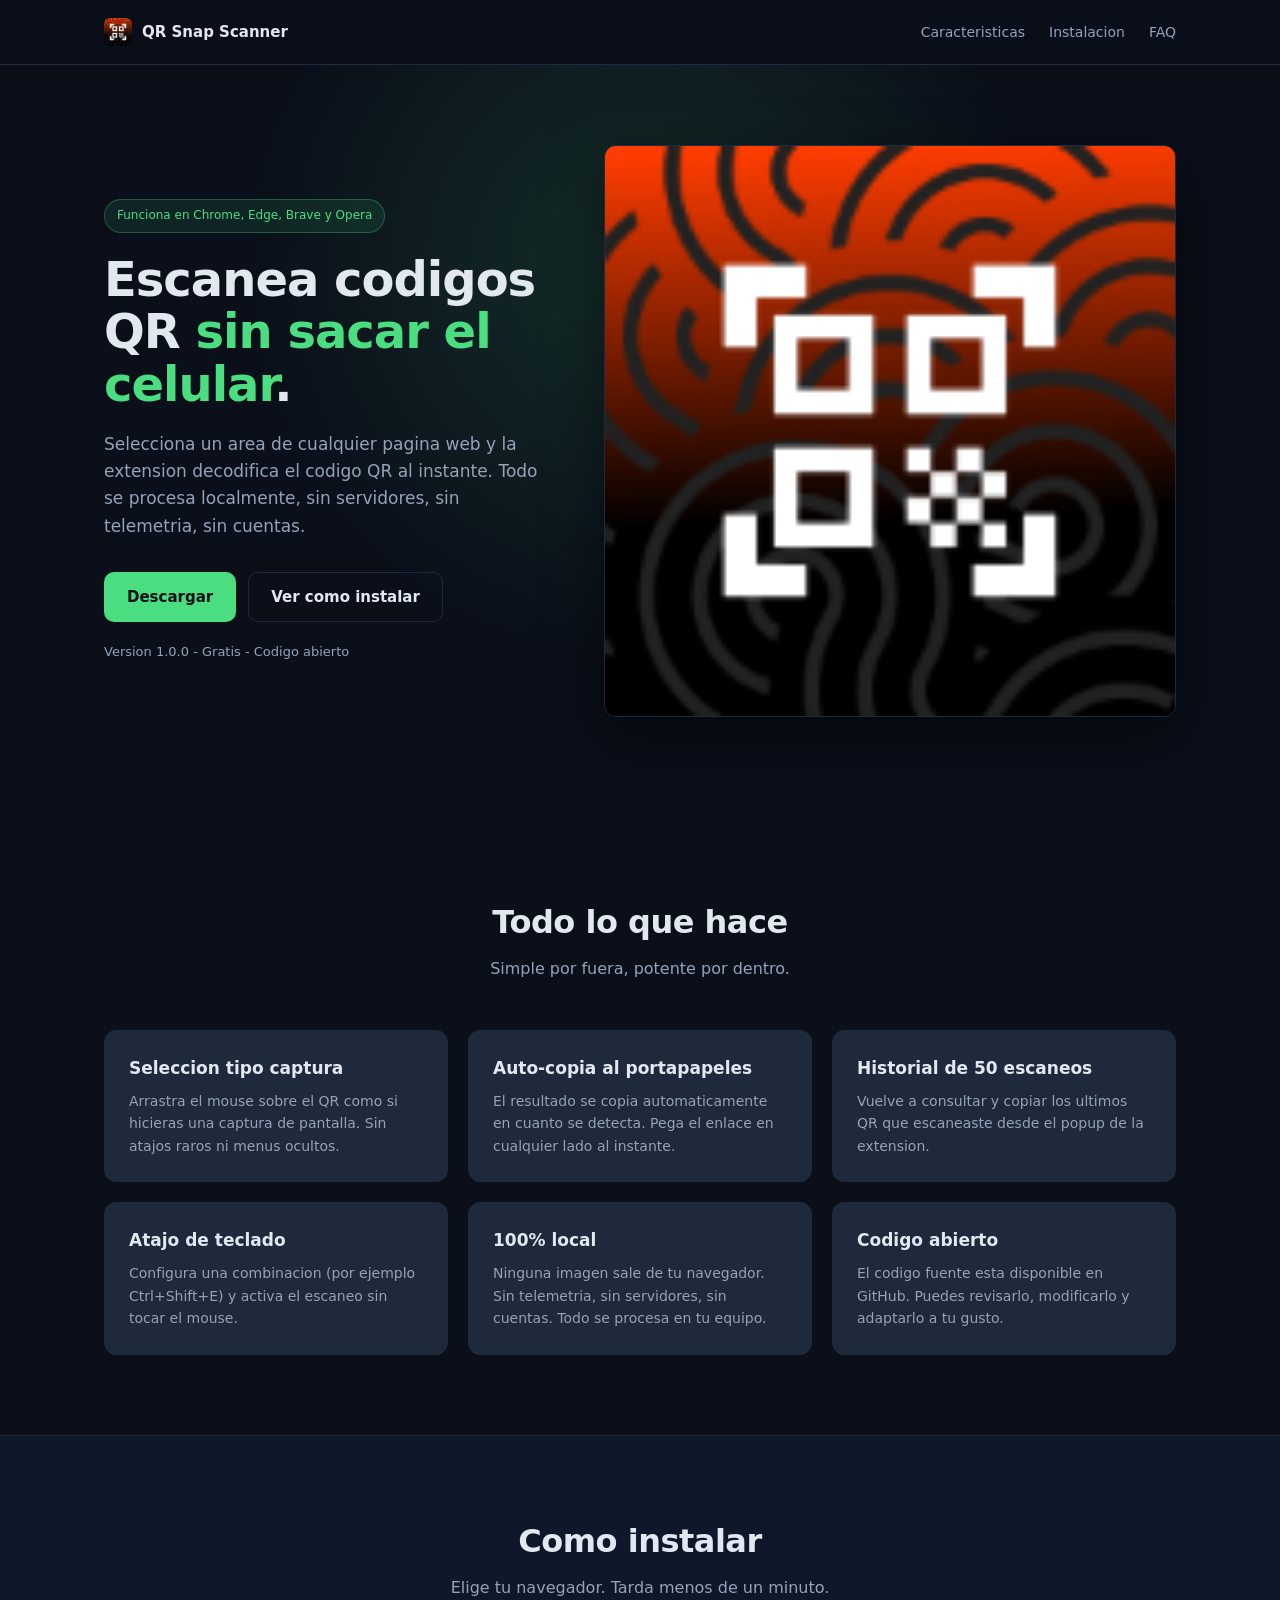
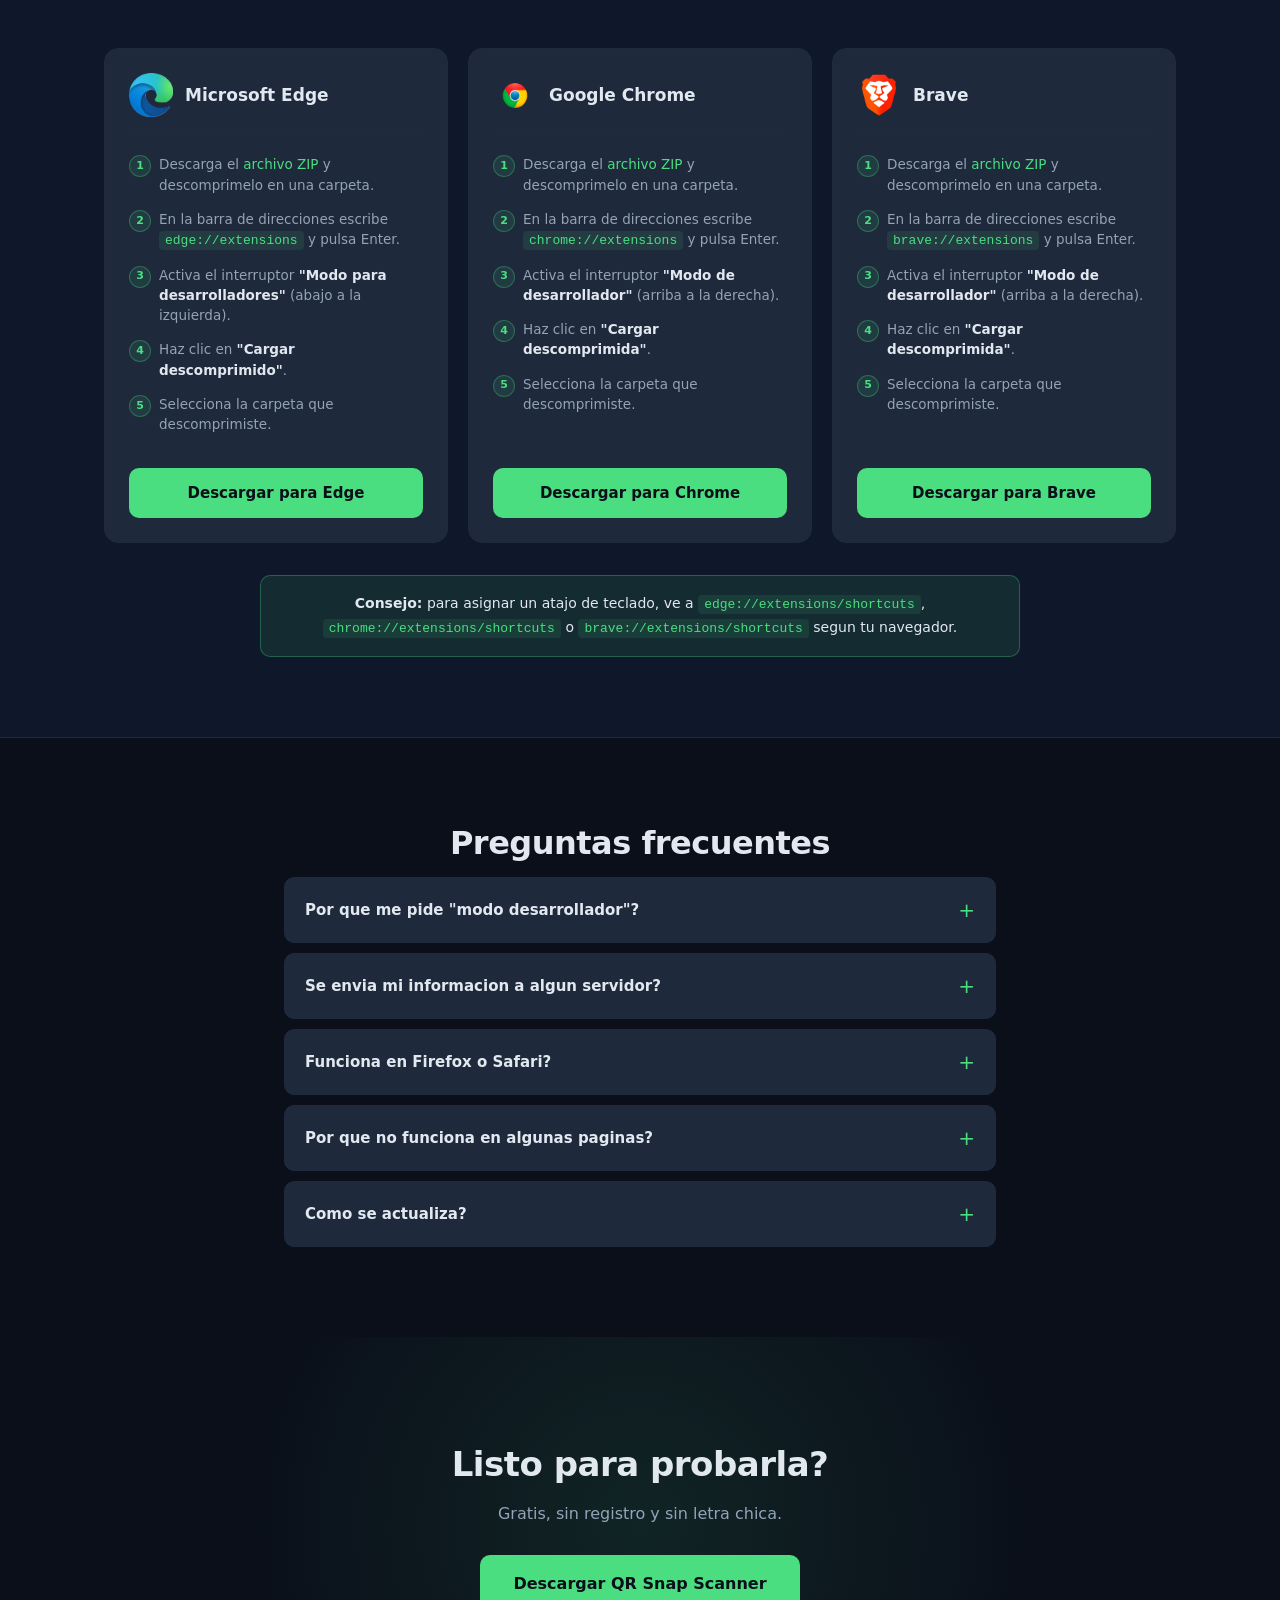
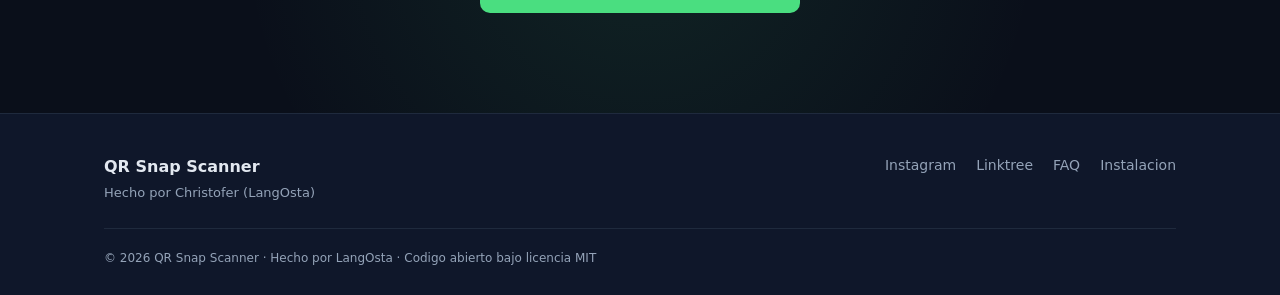
<file: index.html>
<!DOCTYPE html>
<html lang="es">
<head>
  <meta charset="UTF-8" />
  <meta name="viewport" content="width=device-width, initial-scale=1.0" />
  <title>QR Snap Scanner - Escanea codigos QR en Chrome, Edge y Brave</title>
  <meta name="description" content="Extension de navegador que te permite escanear codigos QR directamente en pantalla. Sin celular, sin apps, sin registros." />
  <link rel="icon" href="img/logo.png" />
  <link rel="stylesheet" href="styles.css" />
</head>
<body>

  <header class="nav">
    <div class="container nav-inner">
      <a href="#" class="brand">
        <img src="img/logo.png" alt="QR Snap Scanner" class="brand-logo" />
        <span>QR Snap Scanner</span>
      </a>
      <nav class="nav-links">
        <a href="#features">Caracteristicas</a>
        <a href="#install">Instalacion</a>
        <a href="#faq">FAQ</a>
      </nav>
    </div>
  </header>

  <main>

    <section class="hero">
      <div class="container hero-inner">
        <div class="hero-text">
          <span class="badge">Funciona en Chrome, Edge, Brave y Opera</span>
          <h1>Escanea codigos QR <span class="accent">sin sacar el celular</span>.</h1>
          <p class="lead">
            Selecciona un area de cualquier pagina web y la extension decodifica
            el codigo QR al instante. Todo se procesa localmente, sin servidores,
            sin telemetria, sin cuentas.
          </p>
          <div class="hero-actions">
            <a href="qr-snap-scanner.zip" download class="btn btn-primary">
              Descargar
            </a>
            <a href="#install" class="btn btn-ghost">Ver como instalar</a>
          </div>
          <p class="hero-note">Version 1.0.0 - Gratis - Codigo abierto</p>
        </div>
        <div class="hero-visual">
          <video
            class="demo-video"
            src="img/demo.mp4"
            autoplay
            loop
            muted
            playsinline
            poster="img/logo.png">
          </video>
        </div>
      </div>
    </section>

    <section id="features" class="section">
      <div class="container">
        <h2 class="section-title">Todo lo que hace</h2>
        <p class="section-subtitle">Simple por fuera, potente por dentro.</p>

        <div class="grid">
          <article class="card">
            <h3>Seleccion tipo captura</h3>
            <p>Arrastra el mouse sobre el QR como si hicieras una captura de pantalla. Sin atajos raros ni menus ocultos.</p>
          </article>
          <article class="card">
            <h3>Auto-copia al portapapeles</h3>
            <p>El resultado se copia automaticamente en cuanto se detecta. Pega el enlace en cualquier lado al instante.</p>
          </article>
          <article class="card">
            <h3>Historial de 50 escaneos</h3>
            <p>Vuelve a consultar y copiar los ultimos QR que escaneaste desde el popup de la extension.</p>
          </article>
          <article class="card">
            <h3>Atajo de teclado</h3>
            <p>Configura una combinacion (por ejemplo Ctrl+Shift+E) y activa el escaneo sin tocar el mouse.</p>
          </article>
          <article class="card">
            <h3>100% local</h3>
            <p>Ninguna imagen sale de tu navegador. Sin telemetria, sin servidores, sin cuentas. Todo se procesa en tu equipo.</p>
          </article>
          <article class="card">
            <h3>Codigo abierto</h3>
            <p>El codigo fuente esta disponible en GitHub. Puedes revisarlo, modificarlo y adaptarlo a tu gusto.</p>
          </article>
        </div>
      </div>
    </section>

    <section id="install" class="section section-alt">
      <div class="container">
        <h2 class="section-title">Como instalar</h2>
        <p class="section-subtitle">Elige tu navegador. Tarda menos de un minuto.</p>

        <div class="browsers">

          <div class="browser-col">
            <div class="browser-header">
              <div class="browser-icon edge">
                <img src="img/edge.png" alt="Microsoft Edge" />
              </div>
              <h3>Microsoft Edge</h3>
            </div>
            <ol class="browser-steps">
              <li>Descarga el <a href="qr-snap-scanner.zip" download>archivo ZIP</a> y descomprimelo en una carpeta.</li>
              <li>En la barra de direcciones escribe <code>edge://extensions</code> y pulsa Enter.</li>
              <li>Activa el interruptor <strong>"Modo para desarrolladores"</strong> (abajo a la izquierda).</li>
              <li>Haz clic en <strong>"Cargar descomprimido"</strong>.</li>
              <li>Selecciona la carpeta que descomprimiste.</li>
            </ol>
            <a href="qr-snap-scanner.zip" download class="btn btn-primary btn-block">Descargar para Edge</a>
          </div>

          <div class="browser-col">
            <div class="browser-header">
              <div class="browser-icon chrome">
                <img src="img/chrome.png" alt="Google Chrome" />
              </div>
              <h3>Google Chrome</h3>
            </div>
            <ol class="browser-steps">
              <li>Descarga el <a href="qr-snap-scanner.zip" download>archivo ZIP</a> y descomprimelo en una carpeta.</li>
              <li>En la barra de direcciones escribe <code>chrome://extensions</code> y pulsa Enter.</li>
              <li>Activa el interruptor <strong>"Modo de desarrollador"</strong> (arriba a la derecha).</li>
              <li>Haz clic en <strong>"Cargar descomprimida"</strong>.</li>
              <li>Selecciona la carpeta que descomprimiste.</li>
            </ol>
            <a href="qr-snap-scanner.zip" download class="btn btn-primary btn-block">Descargar para Chrome</a>
          </div>

          <div class="browser-col">
            <div class="browser-header">
              <div class="browser-icon brave">
                <img src="img/brave.png" alt="Brave" />
              </div>
              <h3>Brave</h3>
            </div>
            <ol class="browser-steps">
              <li>Descarga el <a href="qr-snap-scanner.zip" download>archivo ZIP</a> y descomprimelo en una carpeta.</li>
              <li>En la barra de direcciones escribe <code>brave://extensions</code> y pulsa Enter.</li>
              <li>Activa el interruptor <strong>"Modo de desarrollador"</strong> (arriba a la derecha).</li>
              <li>Haz clic en <strong>"Cargar descomprimida"</strong>.</li>
              <li>Selecciona la carpeta que descomprimiste.</li>
            </ol>
            <a href="qr-snap-scanner.zip" download class="btn btn-primary btn-block">Descargar para Brave</a>
          </div>

        </div>

        <div class="callout callout-center">
          <strong>Consejo:</strong> para asignar un atajo de teclado, ve a
          <code>edge://extensions/shortcuts</code>, <code>chrome://extensions/shortcuts</code> o
          <code>brave://extensions/shortcuts</code> segun tu navegador.
        </div>
      </div>
    </section>

    <section id="faq" class="section">
      <div class="container container-narrow">
        <h2 class="section-title">Preguntas frecuentes</h2>

        <details class="faq-item">
          <summary>Por que me pide "modo desarrollador"?</summary>
          <p>Porque la extension todavia no esta publicada en la tienda oficial de Edge ni en Chrome Web Store. Mientras esta en revision, la unica forma de instalarla es en modo desarrollador.</p>
        </details>

        <details class="faq-item">
          <summary>Se envia mi informacion a algun servidor?</summary>
          <p>No. Todo el procesamiento de imagenes y la decodificacion del QR se hace localmente en tu navegador. No hay servidores, no hay telemetria, no hay cuentas de usuario.</p>
        </details>

        <details class="faq-item">
          <summary>Funciona en Firefox o Safari?</summary>
          <p>No por ahora. Firefox usa otro modelo de extensiones (Manifest V2). Safari usa otro formato completamente distinto. Quiza en una version futura.</p>
        </details>

        <details class="faq-item">
          <summary>Por que no funciona en algunas paginas?</summary>
          <p>Por seguridad, los navegadores no permiten inyectar extensiones en paginas internas como <code>chrome://</code>, <code>edge://</code>, ni en la tienda de extensiones. En cualquier pagina web normal funciona sin problema.</p>
        </details>

        <details class="faq-item">
          <summary>Como se actualiza?</summary>
          <p>Descarga la nueva version, reemplaza los archivos en la carpeta, y pulsa el boton de recargar (el icono circular) en <code>edge://extensions</code> o <code>chrome://extensions</code>.</p>
        </details>
      </div>
    </section>

    <section class="cta-final">
      <div class="container cta-inner">
        <h2>Listo para probarla?</h2>
        <p>Gratis, sin registro y sin letra chica.</p>
        <a href="qr-snap-scanner.zip" download class="btn btn-primary btn-lg">
          Descargar QR Snap Scanner
        </a>
      </div>
    </section>

  </main>

  <footer class="footer">
    <div class="container footer-inner">
      <div>
        <p class="brand-footer">QR Snap Scanner</p>
        <p class="muted">Hecho por Christofer (LangOsta)</a></p>
      </div>
      <div class="footer-links">
        <a href="https://www.instagram.com/langosta007/" target="_blank" rel="noopener">Instagram</a>
        <a href="https://linktr.ee/LangOsta007" target="_blank" rel="noopener">Linktree</a>
        <a href="#faq">FAQ</a>
        <a href="#install">Instalacion</a>
      </div>
    </div>
    <div class="container">
      <p class="copyright">© 2026 QR Snap Scanner · Hecho por LangOsta · Codigo abierto bajo licencia MIT</p>
    </div>
  </footer>

  <script src="script.js"></script>
</body>
</html>
</file>
<file: styles.css>
:root {
  --bg: #0a0f1a;
  --bg-alt: #0f172a;
  --card: #1e293b;
  --border: #1f2a3d;
  --text: #e2e8f0;
  --muted: #94a3b8;
  --accent: #4ade80;
  --accent-dark: #22c55e;
  --accent-dim: rgba(74, 222, 128, 0.1);
}

* { box-sizing: border-box; margin: 0; padding: 0; }

html { scroll-behavior: smooth; }

body {
  background: var(--bg);
  color: var(--text);
  font-family: system-ui, -apple-system, "Segoe UI", Roboto, sans-serif;
  line-height: 1.6;
  -webkit-font-smoothing: antialiased;
}

a { color: var(--accent); text-decoration: none; }
a:hover { text-decoration: underline; }

.container {
  width: 100%;
  max-width: 1120px;
  margin: 0 auto;
  padding: 0 24px;
}

.container-narrow { max-width: 760px; }

/* NAV */
.nav {
  position: sticky;
  top: 0;
  z-index: 50;
  background: rgba(10, 15, 26, 0.85);
  backdrop-filter: blur(10px);
  border-bottom: 1px solid var(--border);
}

.nav-inner {
  display: flex;
  align-items: center;
  justify-content: space-between;
  height: 64px;
}

.brand {
  display: flex;
  align-items: center;
  gap: 10px;
  color: var(--text);
  font-weight: 600;
  font-size: 15px;
}
.brand:hover { text-decoration: none; }

.brand-logo {
  width: 28px;
  height: 28px;
  border-radius: 6px;
}

.nav-links {
  display: flex;
  gap: 24px;
}

.nav-links a {
  color: var(--muted);
  font-size: 14px;
  transition: color 0.15s;
}
.nav-links a:hover {
  color: var(--text);
  text-decoration: none;
}

/* HERO */
.hero {
  padding: 80px 0 100px;
  position: relative;
  overflow: hidden;
}

.hero::before {
  content: "";
  position: absolute;
  top: -200px;
  left: 50%;
  transform: translateX(-50%);
  width: 800px;
  height: 800px;
  background: radial-gradient(circle, rgba(74, 222, 128, 0.15) 0%, transparent 70%);
  pointer-events: none;
}

.badge {
  display: inline-block;
  background: var(--accent-dim);
  color: var(--accent);
  border: 1px solid rgba(74, 222, 128, 0.3);
  padding: 6px 12px;
  border-radius: 999px;
  font-size: 12px;
  font-weight: 500;
  margin-bottom: 20px;
}

.hero h1 {
  font-size: 48px;
  line-height: 1.1;
  letter-spacing: -1px;
  font-weight: 700;
  margin-bottom: 20px;
}

.accent { color: var(--accent); }

.lead {
  font-size: 17px;
  color: var(--muted);
  margin-bottom: 32px;
  max-width: 520px;
}

.hero-actions {
  display: flex;
  gap: 12px;
  flex-wrap: wrap;
  margin-bottom: 20px;
}

.hero-note {
  font-size: 13px;
  color: var(--muted);
}

/* BUTTONS */
.btn {
  display: inline-block;
  padding: 12px 22px;
  border-radius: 10px;
  font-size: 15px;
  font-weight: 600;
  cursor: pointer;
  border: 1px solid transparent;
  transition: all 0.15s;
  text-decoration: none;
}

.btn:hover { text-decoration: none; }

.btn-primary {
  background: var(--accent);
  color: #0a0f1a;
}
.btn-primary:hover {
  background: var(--accent-dark);
  transform: translateY(-1px);
}

.btn-ghost {
  background: transparent;
  color: var(--text);
  border-color: var(--border);
}
.btn-ghost:hover {
  border-color: var(--accent);
  color: var(--accent);
}

.btn-lg {
  padding: 15px 32px;
  font-size: 16px;
}

/* HERO VISUAL */
.hero-visual {
  display: flex;
  justify-content: center;
}

.demo-video {
  width: 100%;
  max-width: 100%;
  border-radius: 12px;
  box-shadow: 0 20px 60px rgba(0, 0, 0, 0.5);
  border: 1px solid var(--border);
  display: block;
}

/* SECTIONS */
.section {
  padding: 80px 0;
}

.section-alt {
  background: var(--bg-alt);
  border-top: 1px solid var(--border);
  border-bottom: 1px solid var(--border);
}

.section-title {
  font-size: 32px;
  letter-spacing: -0.5px;
  text-align: center;
  margin-bottom: 8px;
}

.section-subtitle {
  text-align: center;
  color: var(--muted);
  margin-bottom: 48px;
  font-size: 16px;
}

/* GRID */
.grid {
  display: grid;
  grid-template-columns: repeat(auto-fit, minmax(280px, 1fr));
  gap: 20px;
}

.card {
  background: var(--card);
  border: 1px solid var(--border);
  border-radius: 12px;
  padding: 24px;
  transition: border-color 0.2s, transform 0.2s;
}

.card:hover {
  border-color: rgba(74, 222, 128, 0.4);
  transform: translateY(-2px);
}

.card h3 {
  font-size: 17px;
  margin-bottom: 8px;
  color: var(--text);
}

.card p {
  font-size: 14px;
  color: var(--muted);
}

/* CODE */
code {
  background: rgba(74, 222, 128, 0.1);
  color: var(--accent);
  padding: 2px 6px;
  border-radius: 4px;
  font-size: 13px;
  font-family: ui-monospace, "SF Mono", Menlo, monospace;
}

/* CALLOUT */
.callout {
  background: var(--accent-dim);
  border: 1px solid rgba(74, 222, 128, 0.3);
  border-radius: 10px;
  padding: 16px 20px;
  font-size: 14px;
  color: var(--text);
  max-width: 760px;
  margin: 0 auto;
}

.callout-center {
  text-align: center;
}

/* BROWSERS */
.browsers {
  display: grid;
  grid-template-columns: repeat(3, 1fr);
  gap: 20px;
  margin-bottom: 32px;
}

.browser-col {
  background: var(--card);
  border: 1px solid var(--border);
  border-radius: 14px;
  padding: 24px;
  display: flex;
  flex-direction: column;
  transition: border-color 0.2s, transform 0.2s;
}

.browser-col:hover {
  border-color: rgba(74, 222, 128, 0.4);
  transform: translateY(-2px);
}

.browser-header {
  display: flex;
  align-items: center;
  gap: 12px;
  margin-bottom: 20px;
  padding-bottom: 16px;
  border-bottom: 1px solid var(--border);
}

.browser-header h3 {
  font-size: 17px;
  margin: 0;
}

.browser-icon {
  width: 44px;
  height: 44px;
  border-radius: 10px;
  display: flex;
  align-items: center;
  justify-content: center;
  flex-shrink: 0;
  background: transparent;
}

.browser-icon img {
  width: 100%;
  height: 100%;
  object-fit: contain;
  display: block;
}

.browser-steps {
  list-style: none;
  padding: 0;
  margin: 0 0 20px;
  counter-reset: step;
  flex: 1;
}

.browser-steps li {
  position: relative;
  padding-left: 30px;
  margin-bottom: 14px;
  font-size: 13.5px;
  color: var(--muted);
  counter-increment: step;
  line-height: 1.5;
}

.browser-steps li::before {
  content: counter(step);
  position: absolute;
  left: 0;
  top: 1px;
  width: 20px;
  height: 20px;
  border-radius: 50%;
  background: var(--accent-dim);
  color: var(--accent);
  font-size: 11px;
  font-weight: 700;
  display: flex;
  align-items: center;
  justify-content: center;
  border: 1px solid rgba(74, 222, 128, 0.3);
}

.browser-steps li strong {
  color: var(--text);
}

.browser-steps li a {
  color: var(--accent);
}

.btn-block {
  display: block;
  text-align: center;
  width: 100%;
}

/* FAQ */
.faq-item {
  background: var(--card);
  border: 1px solid var(--border);
  border-radius: 10px;
  margin-bottom: 10px;
  padding: 0;
  overflow: hidden;
}

.faq-item summary {
  cursor: pointer;
  padding: 16px 20px;
  font-weight: 600;
  font-size: 15px;
  list-style: none;
  display: flex;
  justify-content: space-between;
  align-items: center;
}

.faq-item summary::-webkit-details-marker { display: none; }

.faq-item summary::after {
  content: "+";
  color: var(--accent);
  font-size: 20px;
  font-weight: 400;
  transition: transform 0.2s;
}

.faq-item[open] summary::after {
  transform: rotate(45deg);
}

.faq-item p {
  padding: 0 20px 18px;
  font-size: 14px;
  color: var(--muted);
}

/* CTA FINAL */
.cta-final {
  padding: 100px 0;
  text-align: center;
  background: radial-gradient(circle at center, rgba(74, 222, 128, 0.1) 0%, transparent 60%);
}

.cta-inner h2 {
  font-size: 34px;
  margin-bottom: 10px;
  letter-spacing: -0.5px;
}

.cta-inner p {
  color: var(--muted);
  margin-bottom: 28px;
  font-size: 16px;
}

/* FOOTER */
.footer {
  border-top: 1px solid var(--border);
  padding: 40px 0 30px;
  background: var(--bg-alt);
}

.footer-inner {
  display: flex;
  justify-content: space-between;
  align-items: flex-start;
  gap: 24px;
  margin-bottom: 24px;
  flex-wrap: wrap;
}

.brand-footer {
  font-weight: 600;
  margin-bottom: 4px;
}

.muted {
  color: var(--muted);
  font-size: 13px;
}

.footer-links {
  display: flex;
  gap: 20px;
  font-size: 14px;
  flex-wrap: wrap;
}

.footer-links a {
  color: var(--muted);
}
.footer-links a:hover { color: var(--accent); }

.copyright {
  color: var(--muted);
  font-size: 12px;
  border-top: 1px solid var(--border);
  padding-top: 20px;
}

/* HERO GRID */
.hero-inner {
  display: grid;
  grid-template-columns: 1fr 1.3fr;
  gap: 60px;
  align-items: center;
  position: relative;
}

/* RESPONSIVE */
@media (max-width: 860px) {
  .hero-inner {
    grid-template-columns: 1fr;
    gap: 40px;
  }
  .hero h1 { font-size: 36px; }
  .hero-visual { order: -1; }
  .nav-links { display: none; }
  .section { padding: 60px 0; }
  .section-title { font-size: 26px; }
  .cta-inner h2 { font-size: 26px; }
  .browsers { grid-template-columns: 1fr; }
}
</file>
